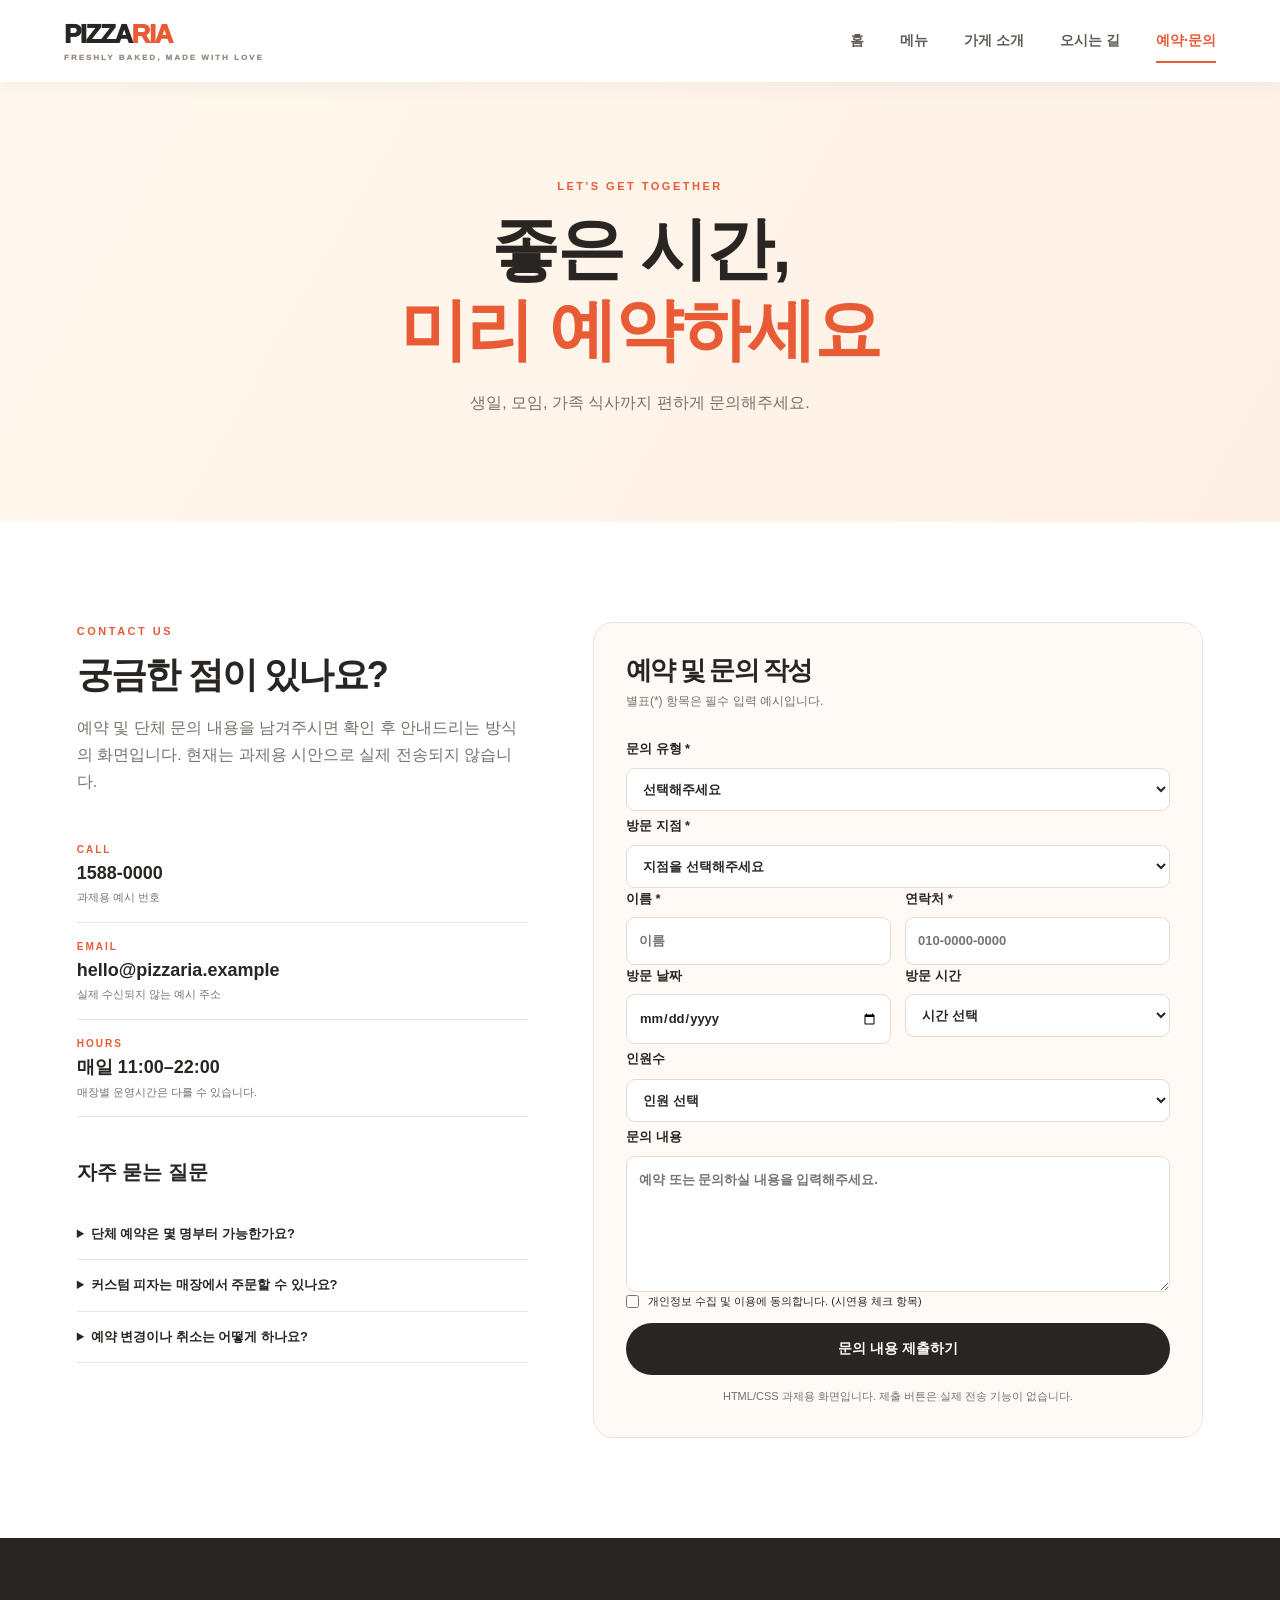
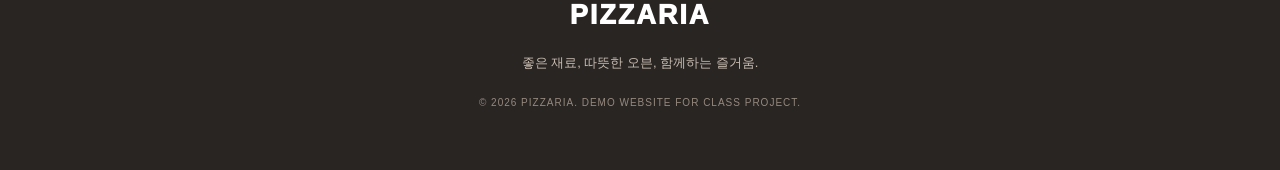
<file: contact.html>
<!DOCTYPE html>
<html lang="ko">
<head><meta charset="UTF-8"><meta name="viewport" content="width=device-width, initial-scale=1.0"><title>예약·문의 | PIZZARIA 피자리아</title><link rel="stylesheet" href="css/common.css"><link rel="stylesheet" href="css/contact.css"></head>
<body>
<header class="site-header"><a class="brand" href="index.html">PIZZA<span>RIA</span><small>FRESHLY BAKED, MADE WITH LOVE</small></a><input class="menu-toggle" type="checkbox" id="menu-toggle"><label class="hamburger" for="menu-toggle" aria-label="메뉴 열기"><span></span><span></span><span></span></label><nav class="main-nav" aria-label="주요 메뉴"><a href="index.html">홈</a><a href="menu.html">메뉴</a><a href="about.html">가게 소개</a><a href="location.html">오시는 길</a><a class="active" href="contact.html">예약·문의</a></nav></header>
<main>
<section class="page-hero contact-hero"><p class="eyebrow">LET'S GET TOGETHER</p><h1>좋은 시간,<br><em>미리 예약하세요</em></h1><p>생일, 모임, 가족 식사까지 편하게 문의해주세요.</p></section>
<section class="section contact-layout">
<div class="contact-copy"><p class="eyebrow">CONTACT US</p><h2>궁금한 점이 있나요?</h2><p>예약 및 단체 문의 내용을 남겨주시면 확인 후 안내드리는 방식의 화면입니다. 현재는 과제용 시안으로 실제 전송되지 않습니다.</p>
<div class="contact-info"><div><span>CALL</span><b>1588-0000</b><small>과제용 예시 번호</small></div><div><span>EMAIL</span><b>hello@pizzaria.example</b><small>실제 수신되지 않는 예시 주소</small></div><div><span>HOURS</span><b>매일 11:00–22:00</b><small>매장별 운영시간은 다를 수 있습니다.</small></div></div>
<div class="faq"><h3>자주 묻는 질문</h3><details><summary>단체 예약은 몇 명부터 가능한가요?</summary><p>매장 좌석 상황에 따라 다르며, 6명 이상은 사전 문의를 권장합니다.</p></details><details><summary>커스텀 피자는 매장에서 주문할 수 있나요?</summary><p>현재 홈페이지 콘셉트 이벤트로 기획된 기능입니다. 실제 운영 시 매장별 가능 여부를 확인해야 합니다.</p></details><details><summary>예약 변경이나 취소는 어떻게 하나요?</summary><p>예약한 지점으로 전화 문의하는 방식으로 안내할 수 있습니다.</p></details></div>
</div>
<form class="contact-form" action="#" method="get">
<h2>예약 및 문의 작성</h2><p>별표(*) 항목은 필수 입력 예시입니다.</p>
<label>문의 유형 *<select name="type" required><option value="">선택해주세요</option><option>매장 예약</option><option>단체 모임</option><option>메뉴 문의</option><option>기타 문의</option></select></label>
<label>방문 지점 *<select name="branch" required><option value="">지점을 선택해주세요</option><option>서울 압구정점</option><option>대구 동성로점</option><option>부산 해운대점</option><option>대전 둔산점</option><option>광주 충장로점</option><option>인천 송도점</option></select></label>
<div class="form-row"><label>이름 *<input type="text" name="name" placeholder="이름" required></label><label>연락처 *<input type="tel" name="phone" placeholder="010-0000-0000" required></label></div>
<div class="form-row"><label>방문 날짜<input type="date" name="date"></label><label>방문 시간<select name="time"><option>시간 선택</option><option>11:00–13:00</option><option>13:00–15:00</option><option>15:00–17:00</option><option>17:00–19:00</option><option>19:00–21:00</option></select></label></div>
<label>인원수<select name="people"><option>인원 선택</option><option>1–2명</option><option>3–4명</option><option>5–6명</option><option>7–10명</option><option>11명 이상</option></select></label>
<label>문의 내용<textarea name="message" rows="5" placeholder="예약 또는 문의하실 내용을 입력해주세요."></textarea></label>
<label class="agree"><input type="checkbox" required> 개인정보 수집 및 이용에 동의합니다. (시연용 체크 항목)</label>
<button class="btn btn-dark" type="button">문의 내용 제출하기</button><small class="form-disclaimer">HTML/CSS 과제용 화면입니다. 제출 버튼은 실제 전송 기능이 없습니다.</small>
</form>
</section>
</main><footer class="site-footer"><a class="footer-brand" href="index.html">PIZZARIA</a><p>좋은 재료, 따뜻한 오븐, 함께하는 즐거움.</p><small>© 2026 PIZZARIA. DEMO WEBSITE FOR CLASS PROJECT.</small></footer>
</body></html>
</file>
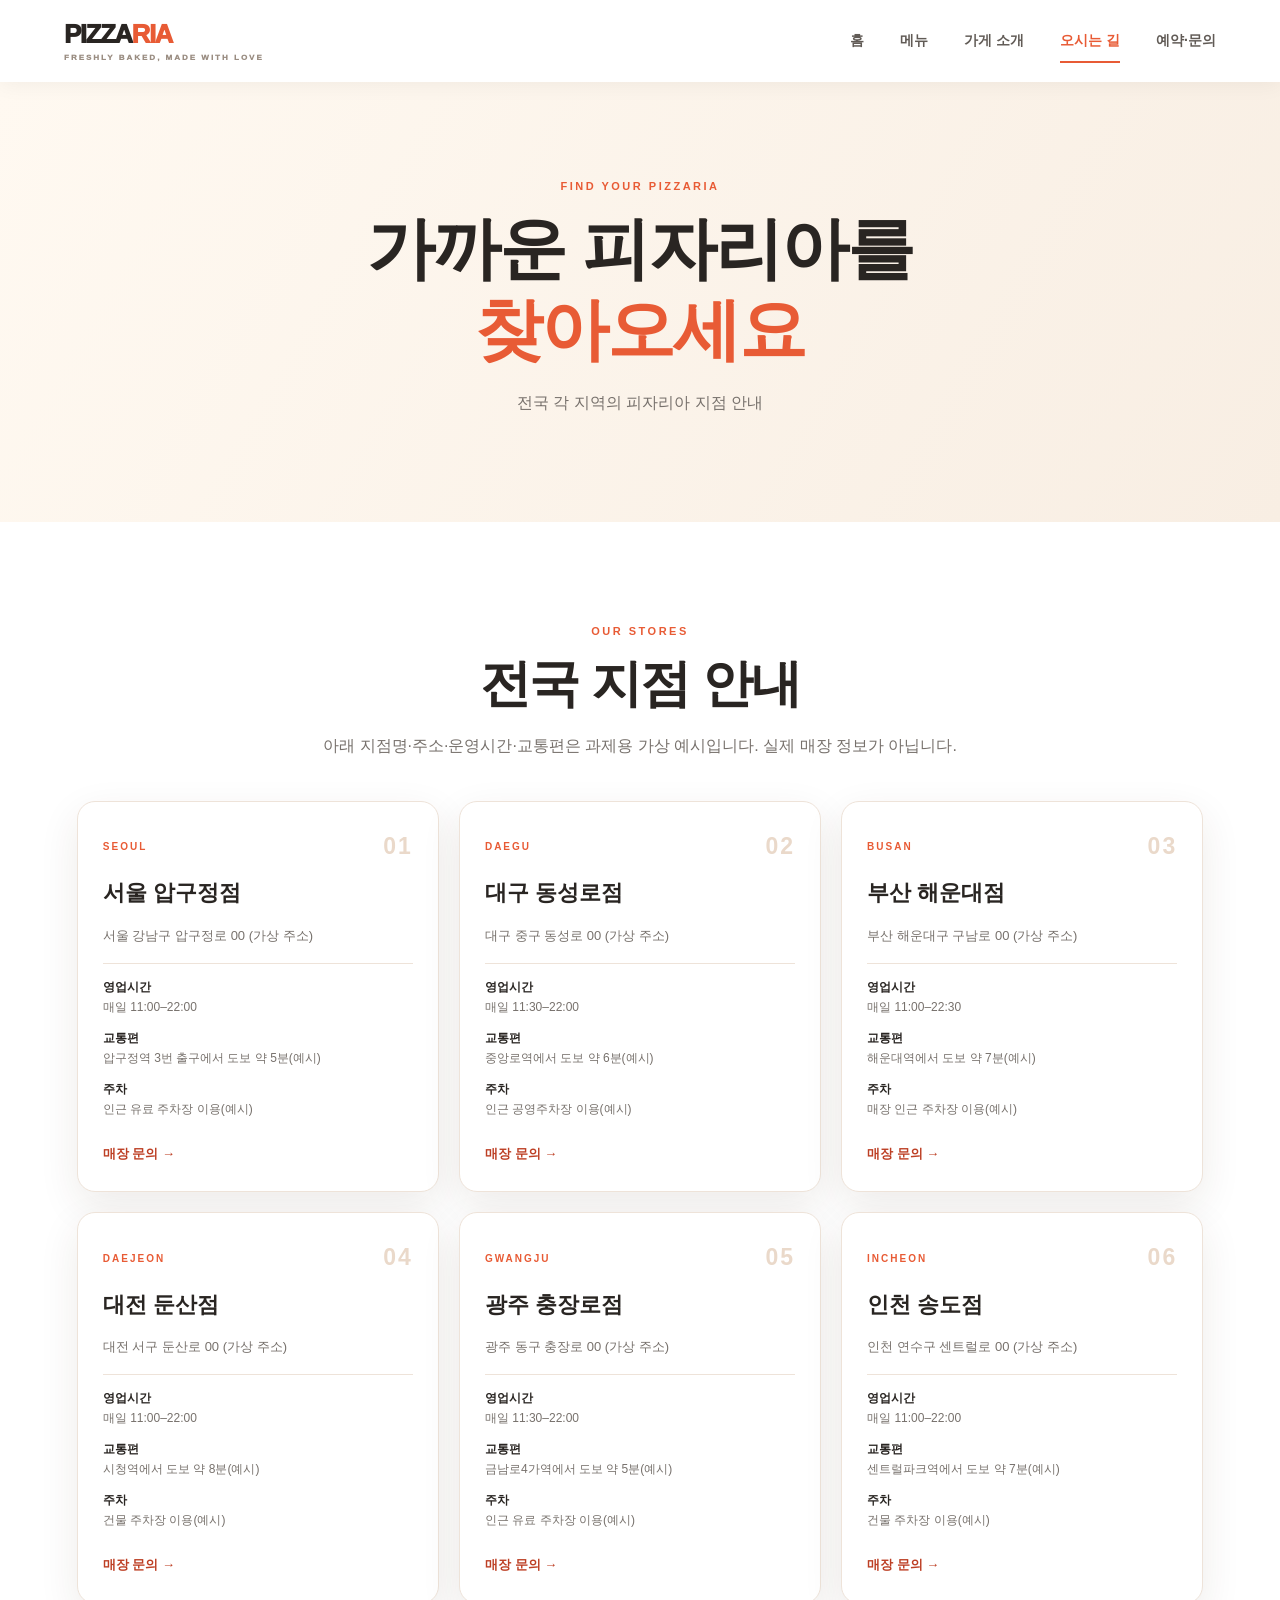
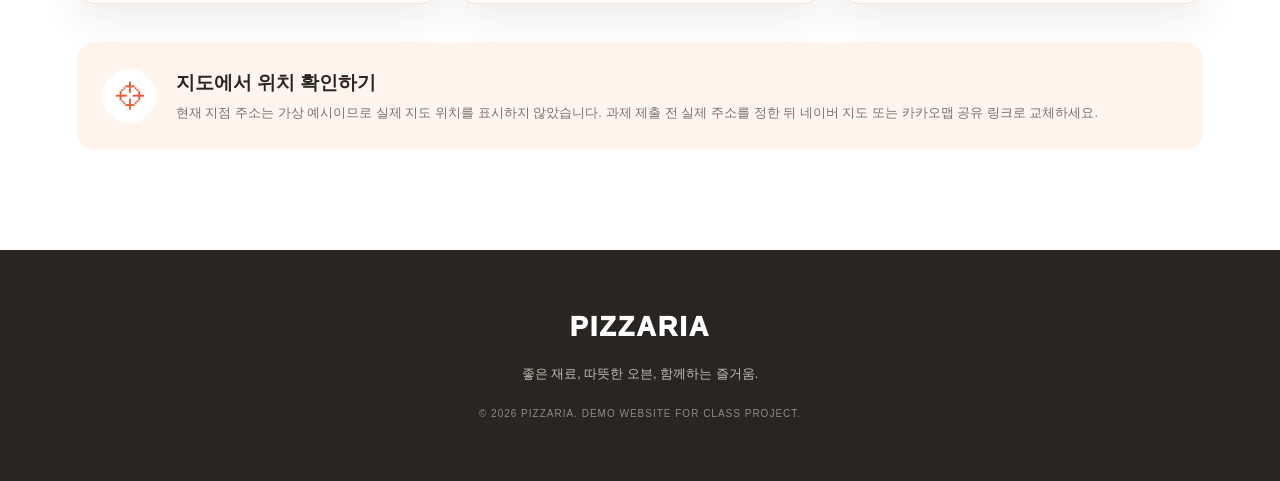
<file: location.html>
<!DOCTYPE html>
<html lang="ko">
<head><meta charset="UTF-8"><meta name="viewport" content="width=device-width, initial-scale=1.0"><title>오시는 길 | PIZZARIA 피자리아</title><link rel="stylesheet" href="css/common.css"><link rel="stylesheet" href="css/location.css"></head>
<body>
<header class="site-header"><a class="brand" href="index.html">PIZZA<span>RIA</span><small>FRESHLY BAKED, MADE WITH LOVE</small></a><input class="menu-toggle" type="checkbox" id="menu-toggle"><label class="hamburger" for="menu-toggle" aria-label="메뉴 열기"><span></span><span></span><span></span></label><nav class="main-nav" aria-label="주요 메뉴"><a href="index.html">홈</a><a href="menu.html">메뉴</a><a href="about.html">가게 소개</a><a class="active" href="location.html">오시는 길</a><a href="contact.html">예약·문의</a></nav></header>
<main>
<section class="page-hero location-hero"><p class="eyebrow">FIND YOUR PIZZARIA</p><h1>가까운 피자리아를<br><em>찾아오세요</em></h1><p>전국 각 지역의 피자리아 지점 안내</p></section>
<section class="section"><div class="section-heading"><p class="eyebrow">OUR STORES</p><h2>전국 지점 안내</h2><p>아래 지점명·주소·운영시간·교통편은 과제용 가상 예시입니다. 실제 매장 정보가 아닙니다.</p></div>
<div class="store-grid">
<article class="store-card"><div class="store-top"><span>SEOUL</span><b>01</b></div><h3>서울 압구정점</h3><p class="address">서울 강남구 압구정로 00 (가상 주소)</p><div class="store-detail"><p><b>영업시간</b> 매일 11:00–22:00</p><p><b>교통편</b> 압구정역 3번 출구에서 도보 약 5분(예시)</p><p><b>주차</b> 인근 유료 주차장 이용(예시)</p></div><a class="text-link" href="contact.html">매장 문의 →</a></article>
<article class="store-card"><div class="store-top"><span>DAEGU</span><b>02</b></div><h3>대구 동성로점</h3><p class="address">대구 중구 동성로 00 (가상 주소)</p><div class="store-detail"><p><b>영업시간</b> 매일 11:30–22:00</p><p><b>교통편</b> 중앙로역에서 도보 약 6분(예시)</p><p><b>주차</b> 인근 공영주차장 이용(예시)</p></div><a class="text-link" href="contact.html">매장 문의 →</a></article>
<article class="store-card"><div class="store-top"><span>BUSAN</span><b>03</b></div><h3>부산 해운대점</h3><p class="address">부산 해운대구 구남로 00 (가상 주소)</p><div class="store-detail"><p><b>영업시간</b> 매일 11:00–22:30</p><p><b>교통편</b> 해운대역에서 도보 약 7분(예시)</p><p><b>주차</b> 매장 인근 주차장 이용(예시)</p></div><a class="text-link" href="contact.html">매장 문의 →</a></article>
<article class="store-card"><div class="store-top"><span>DAEJEON</span><b>04</b></div><h3>대전 둔산점</h3><p class="address">대전 서구 둔산로 00 (가상 주소)</p><div class="store-detail"><p><b>영업시간</b> 매일 11:00–22:00</p><p><b>교통편</b> 시청역에서 도보 약 8분(예시)</p><p><b>주차</b> 건물 주차장 이용(예시)</p></div><a class="text-link" href="contact.html">매장 문의 →</a></article>
<article class="store-card"><div class="store-top"><span>GWANGJU</span><b>05</b></div><h3>광주 충장로점</h3><p class="address">광주 동구 충장로 00 (가상 주소)</p><div class="store-detail"><p><b>영업시간</b> 매일 11:30–22:00</p><p><b>교통편</b> 금남로4가역에서 도보 약 5분(예시)</p><p><b>주차</b> 인근 유료 주차장 이용(예시)</p></div><a class="text-link" href="contact.html">매장 문의 →</a></article>
<article class="store-card"><div class="store-top"><span>INCHEON</span><b>06</b></div><h3>인천 송도점</h3><p class="address">인천 연수구 센트럴로 00 (가상 주소)</p><div class="store-detail"><p><b>영업시간</b> 매일 11:00–22:00</p><p><b>교통편</b> 센트럴파크역에서 도보 약 7분(예시)</p><p><b>주차</b> 건물 주차장 이용(예시)</p></div><a class="text-link" href="contact.html">매장 문의 →</a></article>
</div>
<div class="map-note"><div class="map-pin">⌖</div><div><h3>지도에서 위치 확인하기</h3><p>현재 지점 주소는 가상 예시이므로 실제 지도 위치를 표시하지 않았습니다. 과제 제출 전 실제 주소를 정한 뒤 네이버 지도 또는 카카오맵 공유 링크로 교체하세요.</p></div></div>
</section>
</main><footer class="site-footer"><a class="footer-brand" href="index.html">PIZZARIA</a><p>좋은 재료, 따뜻한 오븐, 함께하는 즐거움.</p><small>© 2026 PIZZARIA. DEMO WEBSITE FOR CLASS PROJECT.</small></footer>
</body></html>
</file>
<file: css/common.css>
:root{
  --brand:#e85b35;--brand-dark:#bd3f24;--ink:#292522;--muted:#77716c;--cream:#fffaf4;
  --soft:#fff2e8;--green:#547b59;--line:#eee3d9;--white:#fff;--shadow:0 14px 40px rgba(70,45,25,.09);
  --font:"Pretendard","Noto Sans KR",Arial,sans-serif;
}
*{box-sizing:border-box}html{scroll-behavior:smooth}body{margin:0;color:var(--ink);background:#fff;font-family:var(--font);line-height:1.7}img{display:block;max-width:100%;width:100%;object-fit:cover}a{color:inherit;text-decoration:none}button,input,select,textarea{font:inherit}.site-header{height:82px;padding:0 max(5vw,24px);display:flex;align-items:center;justify-content:space-between;background:rgba(255,255,255,.96);position:sticky;top:0;z-index:100;box-shadow:0 3px 20px rgba(0,0,0,.05);backdrop-filter:blur(12px)}.brand{font-weight:950;letter-spacing:-1.5px;font-size:26px;line-height:1;color:var(--ink)}.brand span{color:var(--brand)}.brand small{display:block;font-size:8px;letter-spacing:2px;color:#9a8d82;margin-top:7px}.main-nav{display:flex;gap:36px;align-items:center}.main-nav a{font-size:14px;font-weight:750;color:#615b56;position:relative;padding:30px 0}.main-nav a:hover,.main-nav a.active{color:var(--brand)}.main-nav a.active:after{content:"";position:absolute;bottom:20px;left:0;width:100%;height:2px;background:var(--brand)}.menu-toggle,.hamburger{display:none}.section{padding:100px max(6vw,24px)}.section-heading{text-align:center;margin:0 auto 42px;max-width:700px}.eyebrow{font-size:11px;font-weight:900;letter-spacing:2.5px;color:var(--brand);margin:0 0 12px}.section h2,.page-hero h1,.cta-band h2{font-size:clamp(32px,4vw,52px);line-height:1.2;letter-spacing:-1.8px;margin:0 0 18px}.section h2 em,.page-hero h1 em,.hero h1 em{font-style:normal;color:var(--brand)}.section-heading>p:last-child{color:var(--muted);margin:0}.lead{font-size:21px;font-weight:700;line-height:1.6}.btn{display:inline-flex;justify-content:center;align-items:center;border:0;border-radius:999px;padding:14px 25px;font-weight:800;font-size:14px;cursor:pointer;transition:.2s}.btn:hover{transform:translateY(-2px)}.btn-primary{background:var(--brand);color:white}.btn-light{background:white;color:var(--brand-dark)}.btn-dark{background:var(--ink);color:white}.text-link{display:inline-block;color:var(--brand-dark);font-weight:800;margin-top:14px}.center{text-align:center;margin-top:38px}.food-grid{display:grid;grid-template-columns:repeat(3,minmax(0,1fr));gap:24px}.food-card{border:1px solid var(--line);border-radius:20px;overflow:hidden;background:white;box-shadow:var(--shadow);transition:.25s}.food-card:hover{transform:translateY(-6px)}.food-card img{height:230px}.food-info{padding:22px}.food-info h3{margin:8px 0 6px;font-size:21px}.food-info p{color:var(--muted);font-size:14px;min-height:45px;margin:0 0 14px}.food-info strong{font-size:16px}.tag{display:inline-block;background:#fff0e9;color:var(--brand-dark);font-size:10px;font-weight:900;letter-spacing:1px;border-radius:30px;padding:4px 10px}.tag-green{background:#edf5eb;color:var(--green)}.tag-orange{background:#fff4df;color:#a46a16}.soft-section{background:var(--cream)}.page-hero{padding:95px 24px 90px;text-align:center;background:linear-gradient(120deg,#fff8ef,#fff0e5)}.page-hero h1{font-size:clamp(40px,6vw,68px)}.page-hero>p:last-child{color:var(--muted)}.site-footer{padding:55px 24px;background:#292522;color:#e9ded4;text-align:center}.footer-brand{font-size:27px;font-weight:950;letter-spacing:2px;color:white}.site-footer p{font-size:13px;color:#c8bcb1}.site-footer small{font-size:10px;color:#96897f;letter-spacing:1px}.notice,.mini-note{font-size:12px;color:#8b7162;background:#fff6ed;border-radius:10px;padding:12px 14px}.site-footer{margin-top:0}
@media(max-width:800px){.site-header{height:70px;padding:0 20px}.brand{font-size:23px}.hamburger{display:flex;width:34px;height:34px;flex-direction:column;justify-content:center;gap:6px;cursor:pointer}.hamburger span{height:2px;width:24px;background:var(--ink);display:block}.main-nav{display:none;position:absolute;top:70px;left:0;right:0;background:white;padding:10px 22px 20px;box-shadow:0 12px 18px rgba(0,0,0,.08);flex-direction:column;gap:0;align-items:stretch}.main-nav a{padding:13px 5px;border-bottom:1px solid var(--line)}.main-nav a.active:after{display:none}.menu-toggle:checked~.main-nav{display:flex}.section{padding:70px 22px}.food-grid{grid-template-columns:repeat(2,minmax(0,1fr));gap:16px}.food-card img{height:190px}.food-info{padding:17px}.food-info h3{font-size:18px}}
@media(max-width:520px){.food-grid{grid-template-columns:1fr}.food-card img{height:220px}.section-heading{margin-bottom:30px}.page-hero{padding:75px 20px}.lead{font-size:18px}.btn{padding:12px 20px}.site-footer{padding:42px 20px}}
</file>
<file: css/contact.css>
.contact-hero{background:linear-gradient(120deg,#fff8ee,#fff0e5)}.contact-layout{display:grid;grid-template-columns:.85fr 1.15fr;gap:65px;align-items:start}.contact-copy h2{font-size:36px}.contact-copy>p:not(.eyebrow){color:var(--muted)}.contact-info{margin:30px 0}.contact-info div{padding:15px 0;border-bottom:1px solid var(--line)}.contact-info span,.contact-info b,.contact-info small{display:block}.contact-info span{font-size:10px;letter-spacing:2px;color:var(--brand);font-weight:900}.contact-info b{font-size:18px}.contact-info small{font-size:11px;color:var(--muted)}.faq{margin-top:38px}.faq h3{font-size:20px}.faq details{padding:14px 0;border-bottom:1px solid var(--line)}.faq summary{font-weight:800;font-size:13px;cursor:pointer}.faq details p{font-size:12px;color:var(--muted);margin-bottom:0}.contact-form{padding:32px;background:#fffaf5;border:1px solid var(--line);border-radius:20px}.contact-form h2{margin:0;font-size:26px}.contact-form>p{font-size:12px;color:var(--muted);margin:5px 0 22px}.contact-form label{font-size:13px;font-weight:800}.contact-form input,.contact-form select,.contact-form textarea{display:block;width:100%;margin-top:7px;border:1px solid #e6dbd1;border-radius:9px;padding:12px;background:white;color:var(--ink)}.form-row{display:grid;grid-template-columns:1fr 1fr;gap:14px}.contact-form .agree{display:flex;align-items:center;gap:9px;font-size:11px;font-weight:500}.contact-form .agree input{width:auto;margin:0;accent-color:var(--brand)}.contact-form .btn{width:100%;margin-top:12px}.form-disclaimer{display:block;text-align:center;color:var(--muted);font-size:11px;margin-top:12px}
@media(max-width:850px){.contact-layout{grid-template-columns:1fr;gap:35px}.contact-copy h2{font-size:30px}}
@media(max-width:520px){.contact-form{padding:22px}.form-row{grid-template-columns:1fr;gap:0}}
</file>
<file: css/location.css>
.location-hero{background:linear-gradient(120deg,#fff9f1,#f8eee3)}.store-grid{display:grid;grid-template-columns:repeat(3,1fr);gap:20px}.store-card{padding:25px;border:1px solid var(--line);border-radius:18px;box-shadow:var(--shadow);background:white}.store-top{display:flex;justify-content:space-between;align-items:center;color:var(--brand);font-size:10px;letter-spacing:2px;font-weight:900}.store-top b{font-size:23px;color:#ead9ca}.store-card h3{font-size:22px;margin:8px 0}.address{font-size:13px;color:var(--muted);padding-bottom:16px;border-bottom:1px solid var(--line)}.store-detail p{font-size:12px;color:var(--muted);margin:10px 0}.store-detail b{display:block;color:var(--ink);font-size:12px}.store-card .text-link{font-size:13px}.map-note{display:flex;gap:20px;align-items:center;margin-top:38px;padding:25px;background:#fff5ec;border-radius:16px}.map-pin{width:54px;height:54px;flex:0 0 54px;display:grid;place-items:center;background:white;color:var(--brand);font-size:30px;border-radius:50%}.map-note h3{margin:0}.map-note p{font-size:13px;color:var(--muted);margin:4px 0 0}
@media(max-width:850px){.store-grid{grid-template-columns:repeat(2,1fr)}}
@media(max-width:540px){.store-grid{grid-template-columns:1fr}.map-note{align-items:flex-start;padding:18px}.map-pin{width:42px;height:42px;flex-basis:42px;font-size:23px}}
</file>
